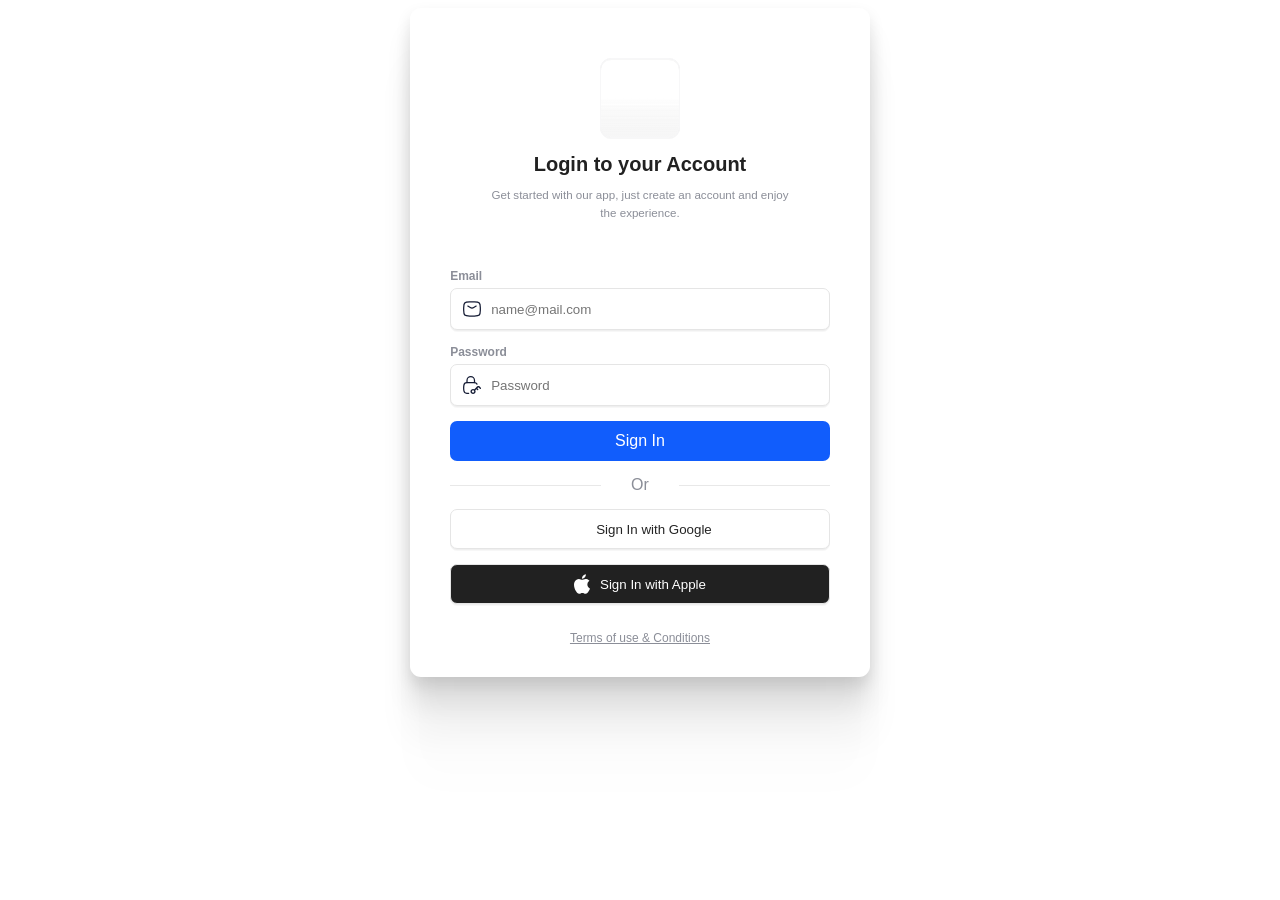
<file: dangnhap.html>
<!DOCTYPE html>
<html lang="en">
<head>
    <meta charset="UTF-8">
    <meta http-equiv="X-UA-Compatible" content="IE=edge">
    <meta name="viewport" content="width=device-width, initial-scale=1.0">
    <title></title>
    <link rel="stylesheet" href="./dangnhap.css">
</head>
<body>
    <form class="form_container">
        <div class="logo_container"></div>
        <div class="title_container">
          <p class="title">Login to your Account</p>
          <span class="subtitle">Get started with our app, just create an account and enjoy the experience.</span>
        </div>
        <br>
        <div class="input_container">
          <label class="input_label" for="email_field">Email</label>
          <svg fill="none" viewBox="0 0 24 24" height="24" width="24" xmlns="http://www.w3.org/2000/svg" class="icon">
            <path stroke-linejoin="round" stroke-linecap="round" stroke-width="1.5" stroke="#141B34" d="M7 8.5L9.94202 10.2394C11.6572 11.2535 12.3428 11.2535 14.058 10.2394L17 8.5"></path>
            <path stroke-linejoin="round" stroke-width="1.5" stroke="#141B34" d="M2.01577 13.4756C2.08114 16.5412 2.11383 18.0739 3.24496 19.2094C4.37608 20.3448 5.95033 20.3843 9.09883 20.4634C11.0393 20.5122 12.9607 20.5122 14.9012 20.4634C18.0497 20.3843 19.6239 20.3448 20.7551 19.2094C21.8862 18.0739 21.9189 16.5412 21.9842 13.4756C22.0053 12.4899 22.0053 11.5101 21.9842 10.5244C21.9189 7.45886 21.8862 5.92609 20.7551 4.79066C19.6239 3.65523 18.0497 3.61568 14.9012 3.53657C12.9607 3.48781 11.0393 3.48781 9.09882 3.53656C5.95033 3.61566 4.37608 3.65521 3.24495 4.79065C2.11382 5.92608 2.08114 7.45885 2.01576 10.5244C1.99474 11.5101 1.99475 12.4899 2.01577 13.4756Z"></path>
          </svg>
          <input placeholder="name@mail.com" title="Inpit title" name="input-name" type="text" class="input_field" id="email_field">
        </div>
        <div class="input_container">
          <label class="input_label" for="password_field">Password</label>
          <svg fill="none" viewBox="0 0 24 24" height="24" width="24" xmlns="http://www.w3.org/2000/svg" class="icon">
            <path stroke-linecap="round" stroke-width="1.5" stroke="#141B34" d="M18 11.0041C17.4166 9.91704 16.273 9.15775 14.9519 9.0993C13.477 9.03404 11.9788 9 10.329 9C8.67911 9 7.18091 9.03404 5.70604 9.0993C3.95328 9.17685 2.51295 10.4881 2.27882 12.1618C2.12602 13.2541 2 14.3734 2 15.5134C2 16.6534 2.12602 17.7727 2.27882 18.865C2.51295 20.5387 3.95328 21.8499 5.70604 21.9275C6.42013 21.9591 7.26041 21.9834 8 22"></path>
            <path stroke-linejoin="round" stroke-linecap="round" stroke-width="1.5" stroke="#141B34" d="M6 9V6.5C6 4.01472 8.01472 2 10.5 2C12.9853 2 15 4.01472 15 6.5V9"></path>
            <path fill="#141B34" d="M21.2046 15.1045L20.6242 15.6956V15.6956L21.2046 15.1045ZM21.4196 16.4767C21.7461 16.7972 22.2706 16.7924 22.5911 16.466C22.9116 16.1395 22.9068 15.615 22.5804 15.2945L21.4196 16.4767ZM18.0228 15.1045L17.4424 14.5134V14.5134L18.0228 15.1045ZM18.2379 18.0387C18.5643 18.3593 19.0888 18.3545 19.4094 18.028C19.7299 17.7016 19.7251 17.1771 19.3987 16.8565L18.2379 18.0387ZM14.2603 20.7619C13.7039 21.3082 12.7957 21.3082 12.2394 20.7619L11.0786 21.9441C12.2794 23.1232 14.2202 23.1232 15.4211 21.9441L14.2603 20.7619ZM12.2394 20.7619C11.6914 20.2239 11.6914 19.358 12.2394 18.82L11.0786 17.6378C9.86927 18.8252 9.86927 20.7567 11.0786 21.9441L12.2394 20.7619ZM12.2394 18.82C12.7957 18.2737 13.7039 18.2737 14.2603 18.82L15.4211 17.6378C14.2202 16.4587 12.2794 16.4587 11.0786 17.6378L12.2394 18.82ZM14.2603 18.82C14.8082 19.358 14.8082 20.2239 14.2603 20.7619L15.4211 21.9441C16.6304 20.7567 16.6304 18.8252 15.4211 17.6378L14.2603 18.82ZM20.6242 15.6956L21.4196 16.4767L22.5804 15.2945L21.785 14.5134L20.6242 15.6956ZM15.4211 18.82L17.8078 16.4767L16.647 15.2944L14.2603 17.6377L15.4211 18.82ZM17.8078 16.4767L18.6032 15.6956L17.4424 14.5134L16.647 15.2945L17.8078 16.4767ZM16.647 16.4767L18.2379 18.0387L19.3987 16.8565L17.8078 15.2945L16.647 16.4767ZM21.785 14.5134C21.4266 14.1616 21.0998 13.8383 20.7993 13.6131C20.4791 13.3732 20.096 13.1716 19.6137 13.1716V14.8284C19.6145 14.8284 19.619 14.8273 19.6395 14.8357C19.6663 14.8466 19.7183 14.8735 19.806 14.9391C19.9969 15.0822 20.2326 15.3112 20.6242 15.6956L21.785 14.5134ZM18.6032 15.6956C18.9948 15.3112 19.2305 15.0822 19.4215 14.9391C19.5091 14.8735 19.5611 14.8466 19.5879 14.8357C19.6084 14.8273 19.6129 14.8284 19.6137 14.8284V13.1716C19.1314 13.1716 18.7483 13.3732 18.4281 13.6131C18.1276 13.8383 17.8008 14.1616 17.4424 14.5134L18.6032 15.6956Z"></path>
          </svg>
          <input placeholder="Password" title="Inpit title" name="input-name" type="password" class="input_field" id="password_field">
        </div>
        <a  href="http://127.0.0.1:5500/index.html" title="Sign In" type="submit" class="sign-in_btn">
          <span class="sing">Sign In</span>
        </a>
      
        <div class="separator">
          <hr class="line">
          <span>Or</span>
          <hr class="line">
        </div>
        <button title="Sign In" type="submit" class="sign-in_ggl">
          <svg height="18" width="18" viewBox="0 0 32 32" xmlns:xlink="http://www.w3.org/1999/xlink" xmlns="http://www.w3.org/2000/svg">
            <defs>
              <path d="M44.5 20H24v8.5h11.8C34.7 33.9 30.1 37 24 37c-7.2 0-13-5.8-13-13s5.8-13 13-13c3.1 0 5.9 1.1 8.1 2.9l6.4-6.4C34.6 4.1 29.6 2 24 2 11.8 2 2 11.8 2 24s9.8 22 22 22c11 0 21-8 21-22 0-1.3-.2-2.7-.5-4z" id="A"></path>
            </defs>
            <clipPath id="B">
              
            </clipPath>
            <g transform="matrix(.727273 0 0 .727273 -.954545 -1.45455)">
              <path fill="#fbbc05" clip-path="url(#B)" d="M0 37V11l17 13z"></path>
              <path fill="#ea4335" clip-path="url(#B)" d="M0 11l17 13 7-6.1L48 14V0H0z"></path>
              <path fill="#34a853" clip-path="url(#B)" d="M0 37l30-23 7.9 1L48 0v48H0z"></path>
              <path fill="#4285f4" clip-path="url(#B)" d="M48 48L17 24l-4-3 35-10z"></path>
            </g>
          </svg>
          <span>Sign In with Google</span>
        </button>
        <button title="Sign In" type="submit" class="sign-in_apl">
          <svg preserveAspectRatio="xMidYMid" version="1.1" viewBox="0 0 256 315" height="20px" width="16px" xmlns:xlink="http://www.w3.org/1999/xlink" xmlns="http://www.w3.org/2000/svg">
            <g>
              <path fill="#ffffff" d="M213.803394,167.030943 C214.2452,214.609646 255.542482,230.442639 256,230.644727 C255.650812,231.761357 249.401383,253.208293 234.24263,275.361446 C221.138555,294.513969 207.538253,313.596333 186.113759,313.991545 C165.062051,314.379442 158.292752,301.507828 134.22469,301.507828 C110.163898,301.507828 102.642899,313.596301 82.7151126,314.379442 C62.0350407,315.16201 46.2873831,293.668525 33.0744079,274.586162 C6.07529317,235.552544 -14.5576169,164.286328 13.147166,116.18047 C26.9103111,92.2909053 51.5060917,77.1630356 78.2026125,76.7751096 C98.5099145,76.3877456 117.677594,90.4371851 130.091705,90.4371851 C142.497945,90.4371851 165.790755,73.5415029 190.277627,76.0228474 C200.528668,76.4495055 229.303509,80.1636878 247.780625,107.209389 C246.291825,108.132333 213.44635,127.253405 213.803394,167.030988 M174.239142,50.1987033 C185.218331,36.9088319 192.607958,18.4081019 190.591988,0 C174.766312,0.636050225 155.629514,10.5457909 144.278109,23.8283506 C134.10507,35.5906758 125.195775,54.4170275 127.599657,72.4607932 C145.239231,73.8255433 163.259413,63.4970262 174.239142,50.1987249"></path>
            </g>
          </svg>
          <span>Sign In with Apple</span>
        </button>
        <p class="note">Terms of use &amp; Conditions</p>
      </form>  
</body>
</html>
</file>
<file: dangnhap.css>
.form_container {
    width: fit-content;
    height: fit-content;
    display: flex;
    flex-direction: column;
    align-items: center;
    justify-content: center;
    gap: 15px;
    padding: 50px 40px 20px 40px;
    background-color: #ffffff;
    box-shadow: 0px 106px 42px rgba(0, 0, 0, 0.01),
      0px 59px 36px rgba(0, 0, 0, 0.05), 0px 26px 26px rgba(0, 0, 0, 0.09),
      0px 7px 15px rgba(0, 0, 0, 0.1), 0px 0px 0px rgba(0, 0, 0, 0.1);
    border-radius: 11px;
    font-family: "Inter", sans-serif;
    margin: auto;
  }
  
  .logo_container {
    box-sizing: border-box;
    width: 80px;
    height: 80px;
    background: linear-gradient(180deg, rgba(248, 248, 248, 0) 50%, #F8F8F888 100%);
    border: 1px solid #F7F7F8;
    filter: drop-shadow(0px 0.5px 0.5px #EFEFEF) drop-shadow(0px 1px 0.5px rgba(239, 239, 239, 0.5));
    border-radius: 11px;
  }
  
  .title_container {
    display: flex;
    flex-direction: column;
    align-items: center;
    justify-content: center;
    gap: 10px;
  }
  
  .title {
    margin: 0;
    font-size: 1.25rem;
    font-weight: 700;
    color: #212121;
  }
  
  .subtitle {
    font-size: 0.725rem;
    max-width: 80%;
    text-align: center;
    line-height: 1.1rem;
    color: #8B8E98
  }
  
  .input_container {
    width: 100%;
    height: fit-content;
    position: relative;
    display: flex;
    flex-direction: column;
    gap: 5px;
  }
  
  .icon {
    width: 20px;
    position: absolute;
    z-index: 99;
    left: 12px;
    bottom: 9px;
  }
  
  .input_label {
    font-size: 0.75rem;
    color: #8B8E98;
    font-weight: 600;
  }
  
  .input_field {
    width: auto;
    height: 40px;
    padding: 0 0 0 40px;
    border-radius: 7px;
    outline: none;
    border: 1px solid #e5e5e5;
    filter: drop-shadow(0px 1px 0px #efefef)
      drop-shadow(0px 1px 0.5px rgba(239, 239, 239, 0.5));
    transition: all 0.3s cubic-bezier(0.15, 0.83, 0.66, 1);
  }
  
  .input_field:focus {
    border: 1px solid transparent;
    box-shadow: 0px 0px 0px 2px #242424;
    background-color: transparent;
  }
  
  .sign-in_btn {
    width: 100%;
    height: 40px;
    border: 0;
    background: #115DFC;
    border-radius: 7px;
    outline: none;
    color: #ffffff;
    cursor: pointer;
  }
  
  .sign-in_ggl {
    width: 100%;
    height: 40px;
    display: flex;
    align-items: center;
    justify-content: center;
    gap: 10px;
    background: #ffffff;
    border-radius: 7px;
    outline: none;
    color: #242424;
    border: 1px solid #e5e5e5;
    filter: drop-shadow(0px 1px 0px #efefef)
      drop-shadow(0px 1px 0.5px rgba(239, 239, 239, 0.5));
    cursor: pointer;
  }
  
  .sign-in_apl {
    width: 100%;
    height: 40px;
    display: flex;
    align-items: center;
    justify-content: center;
    gap: 10px;
    background: #212121;
    border-radius: 7px;
    outline: none;
    color: #ffffff;
    border: 1px solid #e5e5e5;
    filter: drop-shadow(0px 1px 0px #efefef)
      drop-shadow(0px 1px 0.5px rgba(239, 239, 239, 0.5));
    cursor: pointer;
  }
  
  .separator {
    width: 100%;
    display: flex;
    align-items: center;
    justify-content: center;
    gap: 30px;
    color: #8B8E98;
  }
  
  .separator .line {
    display: block;
    width: 100%;
    height: 1px;
    border: 0;
    background-color: #e8e8e8;
  }
  
  .note {
    font-size: 0.75rem;
    color: #8B8E98;
    text-decoration: underline;
  }
   a{
    text-decoration: none;
    display: flex;
    justify-content: center;
    align-items: center;
   }
   .sing{
    margin: 1px 1px ;
   }
</file>
